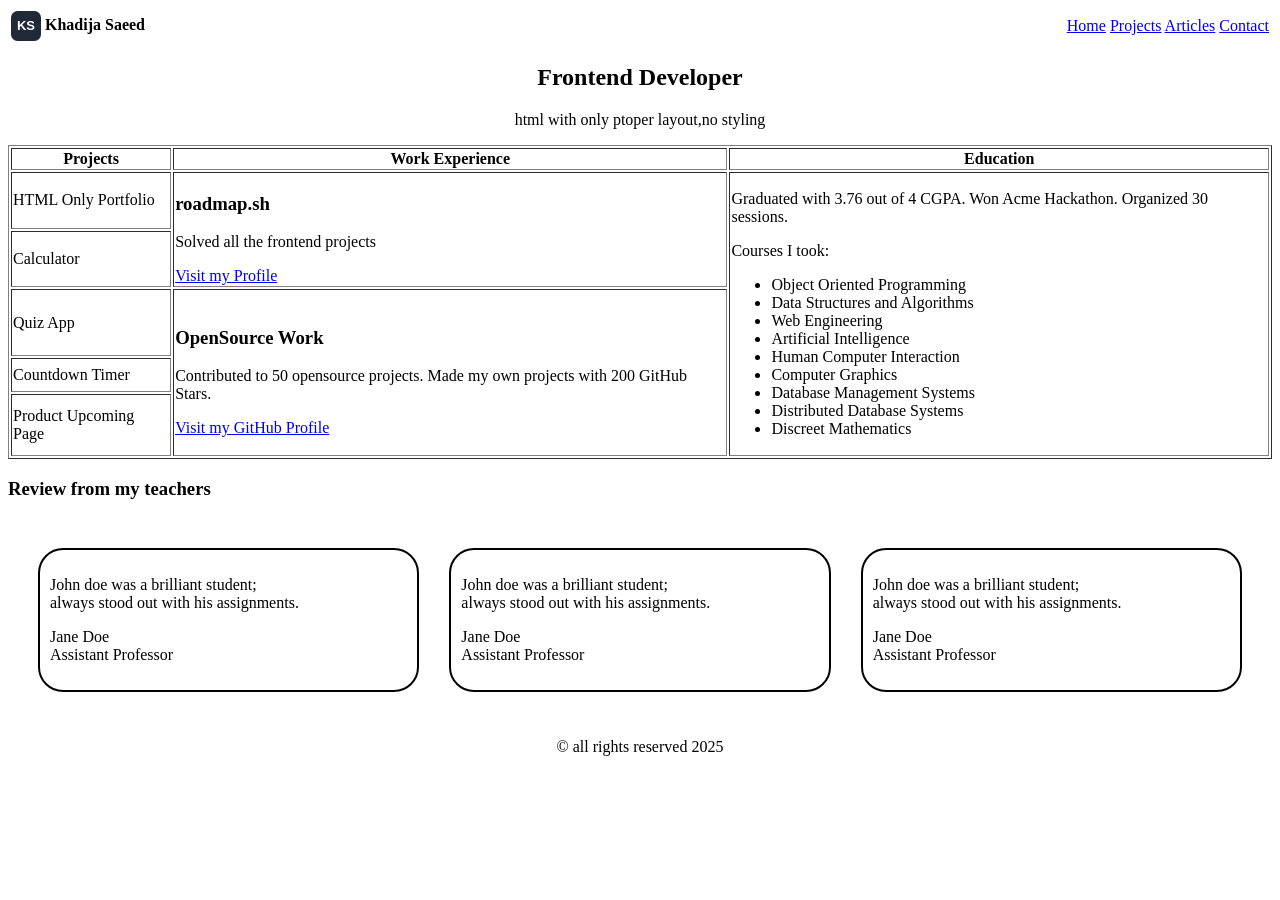
<file: proj_1/index.html>
<!DOCTYPE html>
<html lang="en">
    <head>
    <meta charset="UTF-8">
    <title>Frontend Developer Portfolio</title>
    <link rel="stylesheet" href="style.css">
    </head>
    
    <body>
    <header>
        <table width="100%">
            <tr>
                 <td>
        <img src="../images/logo.svg" alt="KS logo" width="30">
        <strong>Khadija Saeed</strong>
    </td>
                <td align="right">

                    <nav>
                        <a href="#">Home</a>
                        <a href="#Projects">Projects</a>
                        <a href="articles">Articles</a>
                        <a href="contact">Contact</a>
                    </nav>
                </td>
            </tr>
        </table>

    </header>
    <main>
        <section align="center">
            <h1>Frontend Developer</h1>
            <p>html with only ptoper layout,no styling</p>


        </section>
        
           
           <table border="1" width="100%">
    <tr>
        <th>Projects</th>
        <th>Work Experience</th>
        <th>Education</th>
    </tr>

    <tr>
        <td>HTML Only Portfolio</td>
        <td rowspan="2">
            <h3>roadmap.sh</h3>
            <p>Solved all the frontend projects</p>
            <a href="https://roadmap.sh" target="_blank">Visit my Profile</a>
        </td>
        <td rowspan="5">
            <p>Graduated with 3.76 out of 4 CGPA. Won Acme Hackathon. Organized 30 sessions.</p>
            <p>Courses I took:</p>
            <table>
                <ul>
    <li>Object Oriented Programming</li>
    <li>Data Structures and Algorithms</li>
    <li>Web Engineering</li>
    <li>Artificial Intelligence</li>
    <li>Human Computer Interaction</li>
    <li>Computer Graphics</li>
    <li>Database Management Systems</li>
    <li>Distributed Database Systems</li>
    <li>Discreet Mathematics</li>
</ul>
            </table>
        </td>
    </tr>

    <tr>
        <td>Calculator</td>
    </tr>

    <tr>
        <td>Quiz App</td>
        <td rowspan="3">
            <h3>OpenSource Work</h3>
            <p>Contributed to 50 opensource projects. Made my own projects with 200 GitHub Stars.</p>
            <a href="https://github.com" target="_blank">Visit my GitHub Profile</a>
        </td>
    </tr>

    <tr>
        <td>Countdown Timer</td>
    </tr>

    <tr>
        <td>Product Upcoming Page</td>
    </tr>
</table>



        <h3>Review from my teachers</h3>
        <table class="reviews">
            <tr>
                <td>
                   <p >John doe was a brilliant student; <br>always stood out with his assignments.</p>
                    <p>Jane Doe<br>Assistant Professor</p>
                </td>
                <td>
                    <p >John doe was a brilliant student;<br> always stood out with his assignments.</p>
            <p >Jane Doe<br>Assistant Professor</p>
                </td>
                <td>
                 <p >John doe was a brilliant student;<br> always stood out with his assignments.</p>
            <p >Jane Doe<br>Assistant Professor</p>
                </td>

            </tr>
        </table>
            <footer>
    <p align="center">&copy; all rights reserved 2025</p>
</footer>

       
    </main>
    <footer>

    </footer>
    </body>

</html>
</file>
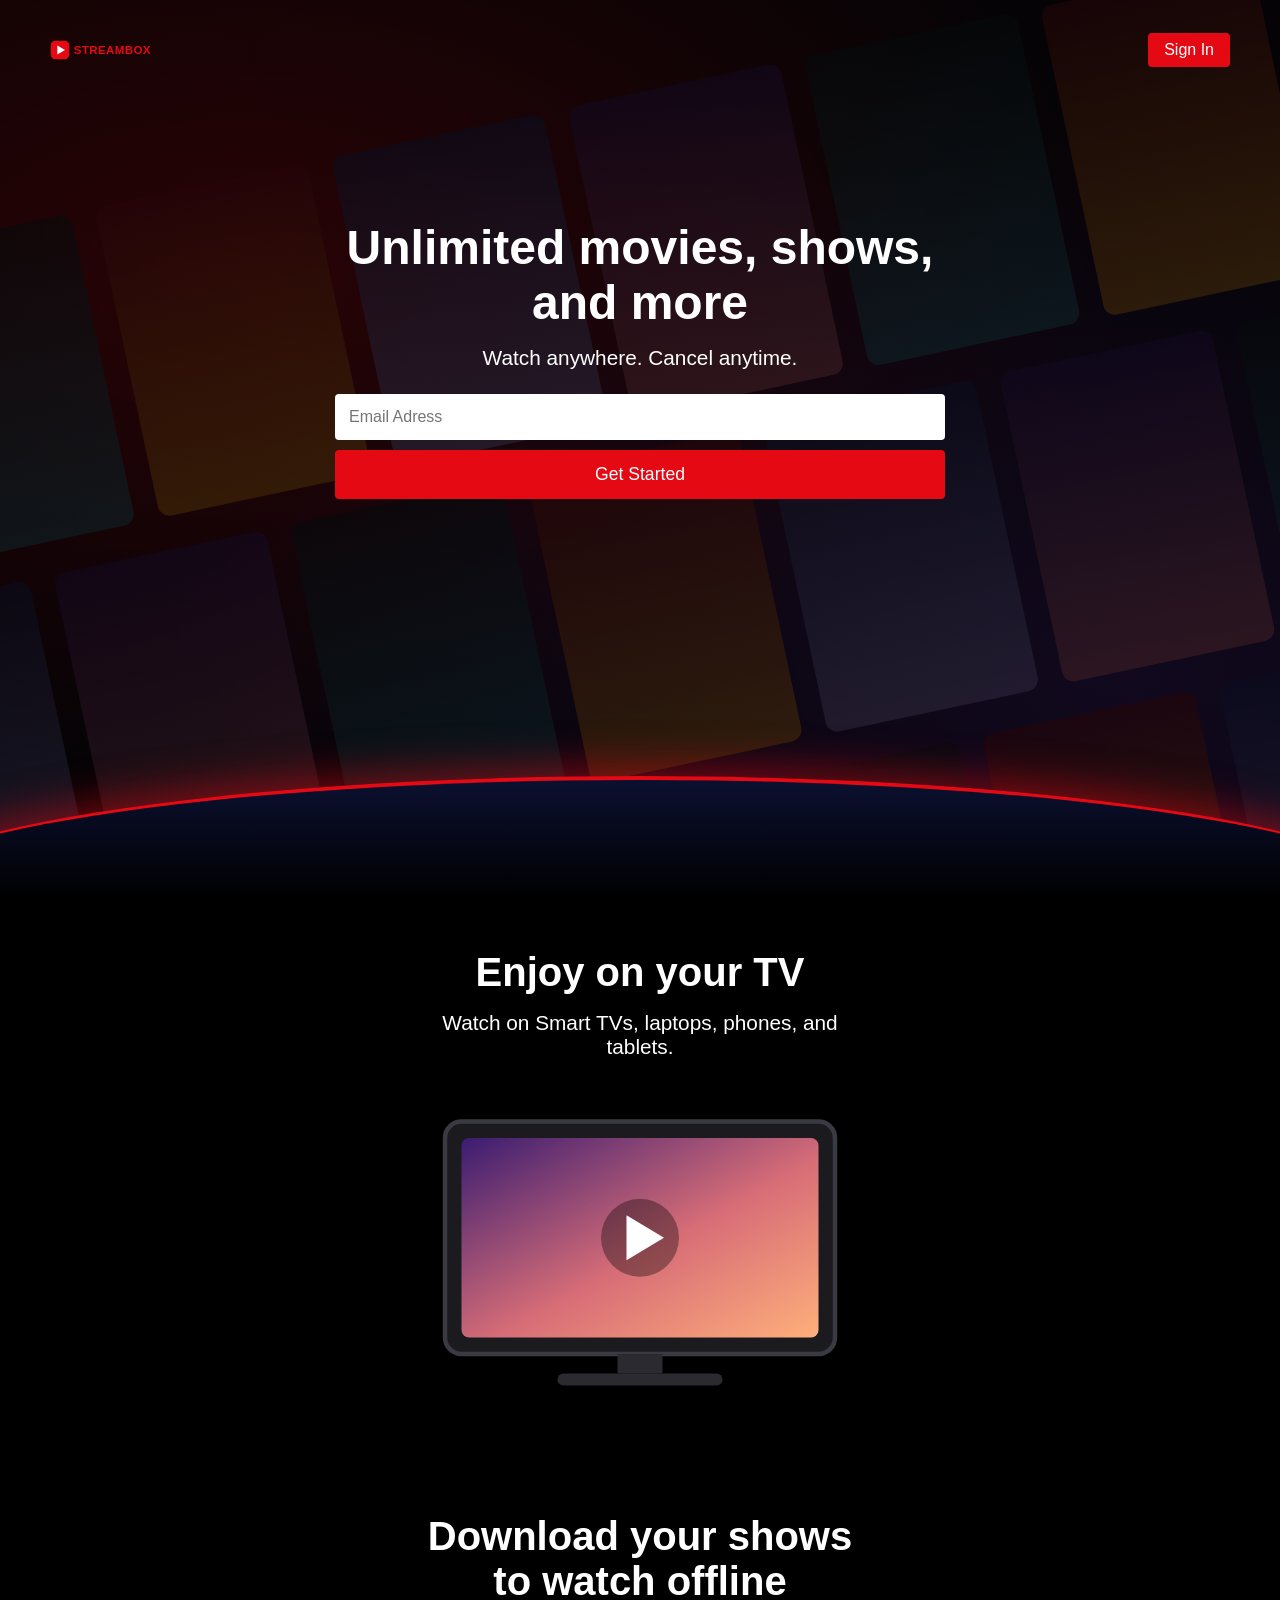
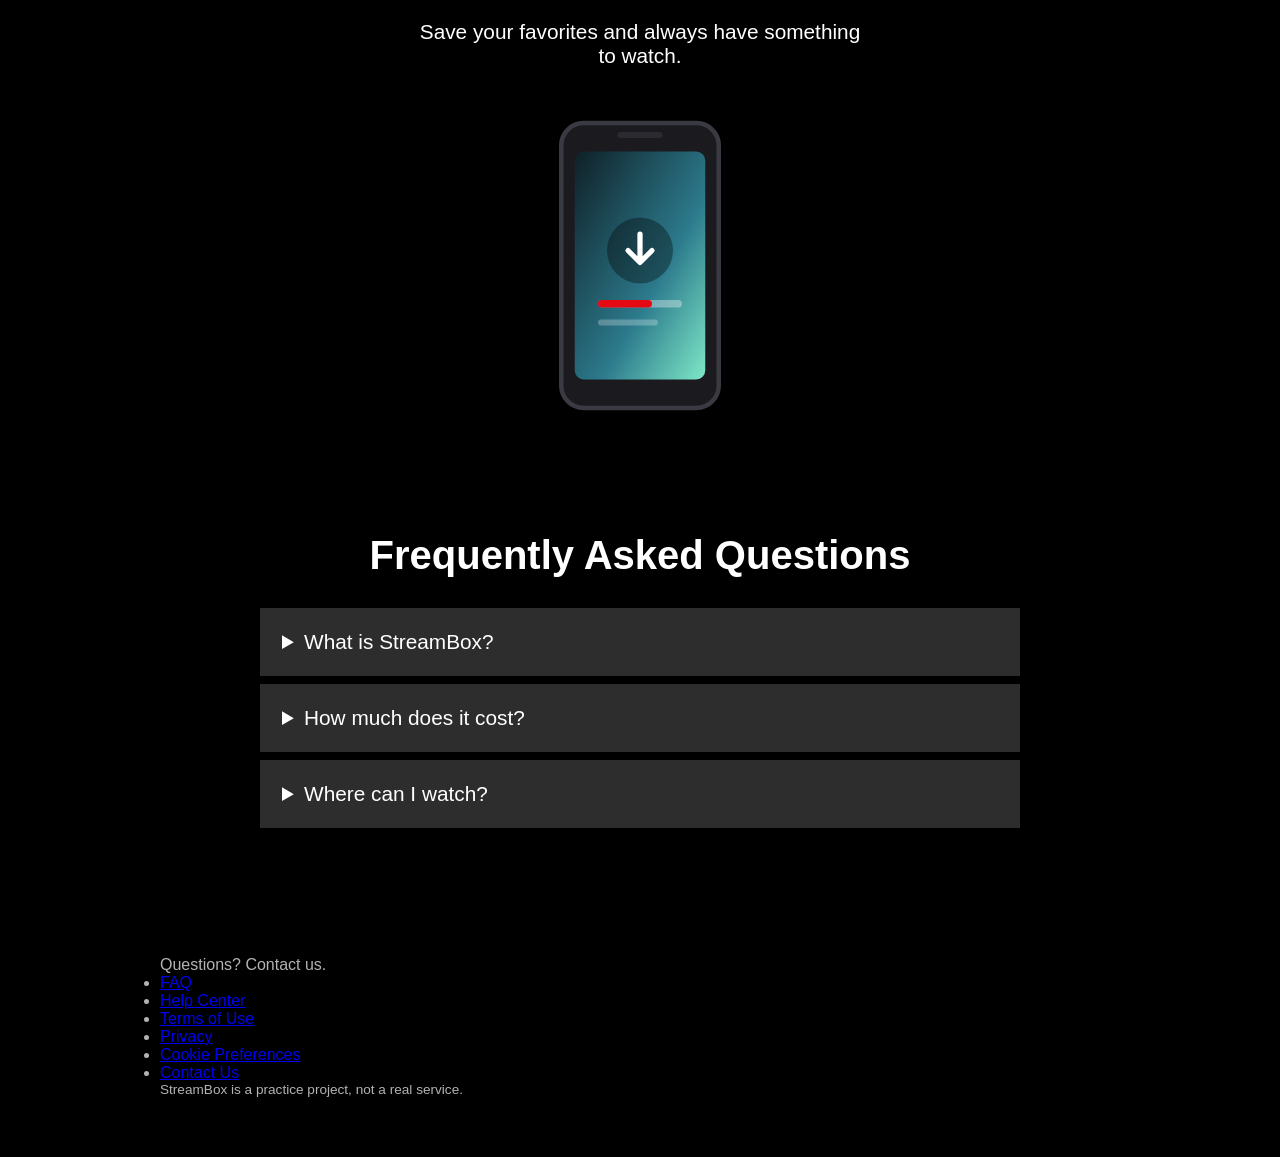
<file: streambox/index.html>
<!DOCTYPE html>
<html lang="en">
    <head>
        <meta charset="UTF-8">
        <meta name="viewport"
         content="width=device-width 
         ,initial-scale=1.0">
        <title>Streambox</title>
        <link rel ="stylesheet" 
        href="style.css">
    </head>
    <body>
        <header class="hero">
    
            <nav class="navbar">
                <img src="images/logo (1).svg"
                         alt="logo" width="100">
                         <a href="#signin" class="btn">
                            Sign In
                         </a>
                    


            </nav>
              <div class="hero-content">
                 <h2>Unlimited movies, shows, and more</h2>
               
                 <p>Watch anywhere. Cancel anytime.</p>
                 <form>
                    <input type="email"
                     placeholder="Email Adress">
                     <button type="submit">Get Started</button>
                 </form>
               
               
                </div>

        </header>
        <section class="feature">
            <div class="feature-text">
                <h2>Enjoy on your TV</h2>
             <p>Watch on Smart TVs, laptops, phones, and tablets.</p>

                
            </div>
             <img src="images/tv.svg" alt="tv showing a aplay buton">

        </section>
        <section class="feature reverse">
            <div class="feature-text">
                 <h2>Download your shows to watch offline</h2>
        <p>Save your favorites and always have something to watch.</p>
            </div>
            <img src="images/phone.svg" alt="Phone downloading a show">
        </section>
        <section class="faq">
        <h2>Frequently Asked Questions</h2>

         <details>
        <summary>What is StreamBox?</summary>
        <p>StreamBox is a streaming service with movies and shows on any device.</p>
        </details>

        <details>
        <summary>How much does it cost?</summary>
        <p>Plans start at a low monthly price. Cancel anytime.</p>
         </details>

         <details>
        <summary>Where can I watch?</summary>
        <p>Watch on your phone, tablet, laptop, or TV.</p>
             </details>
           </section>
        <footer class="footer">
            <p>Questions? Contact us.</p> 
            <ul clss="footer-links a">
                <li ><a href="#">FAQ</a></li>
                <li><a href="#">Help Center</a></li>
                <li><a href="#">Terms of Use</a></li>
                <li><a href="#">Privacy</a></li>
                <li><a href="#">Cookie Preferences</a></li>
                <li><a href="#">Contact Us</a></li>
               
            
            </ul>
             <p class="footer-note">StreamBox is a practice project, not a real service.</p>
            

        </footer>

    </body>
</html>
</file>
<file: proj_1/style.css>
.reviews {
    width: 100%;
    border-spacing: 30px;
}

.reviews td {
    border: 2px solid black;
    border-radius: 25px;
    padding: 10px;
}
header img {
    vertical-align: middle;
}
</file>
<file: streambox/style.css>
*{
    margin:0;
    padding:0;
    box-sizing: border-box
}
body{
    font-family: Arial, sans-serif;
    background:#000;
    color:#fff;
}

.navbar{
      display: flex;
      justify-content: space-between;
      align-items: center;
      padding: 20px 50px;
}
.navbar img{
height: 60px;
}
.btn{
    background:#e50914;
    color:white;
    padding: 8px 16px;
    border-radius: 4px;
    text-decoration: none;

}
.hero{
    min-height:100vh;
    background:linear-gradient(rgba(0,0,0,0.6), rgba(0,0,0,0.6)), url("images/hero.svg");
    background-size:cover;
    background-position:center;
}
.hero-content{
    text-align:center;
    max-width:650px;
    margin:120px auto 0;
    padding :0 20px;

}
.hero-content h2{
    font-size: 3rem;
    margin-bottom:16px;

}
.hero-content p{
    font-size:1.3rem;
    margin-bottom: 24px;
}
.hero-content form{
    display:flex;
    justify-content:center;
    gap:10px;
}
.hero-content input{
    width:60%;
    padding:14px;
    font-size:1rem;
    border:none;
     border-radius:4px;

}

.hero-content button{
    padding:14px 24px;
    font-size:1.1rem;
    background: #e50914;
    color:#fff;
    border:none;
    border-radius:4px;
    cursor:pointer;
}
.hero {
    position: relative;
    overflow: hidden;
}
.hero::after {
    content: "";
    position: absolute;
    left: -10%;
    right: -10%;
    bottom: 0;
    height: 120px;
    background: linear-gradient(#0b1030, #000);
    border-top: 4px solid #e50914;
    border-radius: 50% 50% 0 0 / 100% 100% 0 0;
    box-shadow: 0 -8px 40px rgba(229, 9, 20, 0.5);
}
.feature{
    display :flex;
    justify-content:center;
    align-items:center;
    gap:40px;
    padding:80px 50px;
}
.feature-text{
    max-width:450px;
}
.feature-text h2{
    font-size:2.5rem;
    margin-bottom:16px;

}
.feature-text p{
font-size:1.3rem;
}
.feature img{
    width:450px;
    max-width:100%;

}
.reverse{
    flex-direction:row-reverse;
}
.faq{
   max-width:800px;
   margin:0 auto;
   padding:60px 20px;
}
.faq h2{
     text-align:center;
     font-size:2.5rem;
     margin-bottom:30px;

}
.faq details{
     background:#2d2d2d;
     margin-bottom:8px;
}
.faq summary{
      padding:22px;
      font-size:1.3rem;
      cursor:pointer;

} 
.faq details p{
     padding: 16px 22px  22px;
     font-size:1.1rem;
}

.faq details[open] summary {
    border-bottom: 1px solid #000;
}
.footer{
   max-width: 1000px;
   margin:0 auto;
   padding:60px 20px;
   color:#b3b3b3;

} 
.footer-links{
    list-style:none;
    display:grid;
    grid-template-columns:repeat(3,1fr);
    gap:16px;
    margin:24px 0;
}
.footer-links a{
    color:#b3b3b3;
    font-size:0.9rem;

}
.footer-note{
    font-size:0.85rem;
}
@media (max-width: 768px){
    .navbar{
        padding:20px;
    }
}
.hero-content h2{
    font-size:2 rem;

}
.hero-content form{
    flex-direction:column;
}
 .hero-content input {
        width: 100%;
    }

    .feature,
    .reverse {
        flex-direction: column;
        text-align: center;
        padding: 50px 20px;
    }

    .footer-links {
        grid-template-columns: repeat(2, 1fr);
    }
</file>
